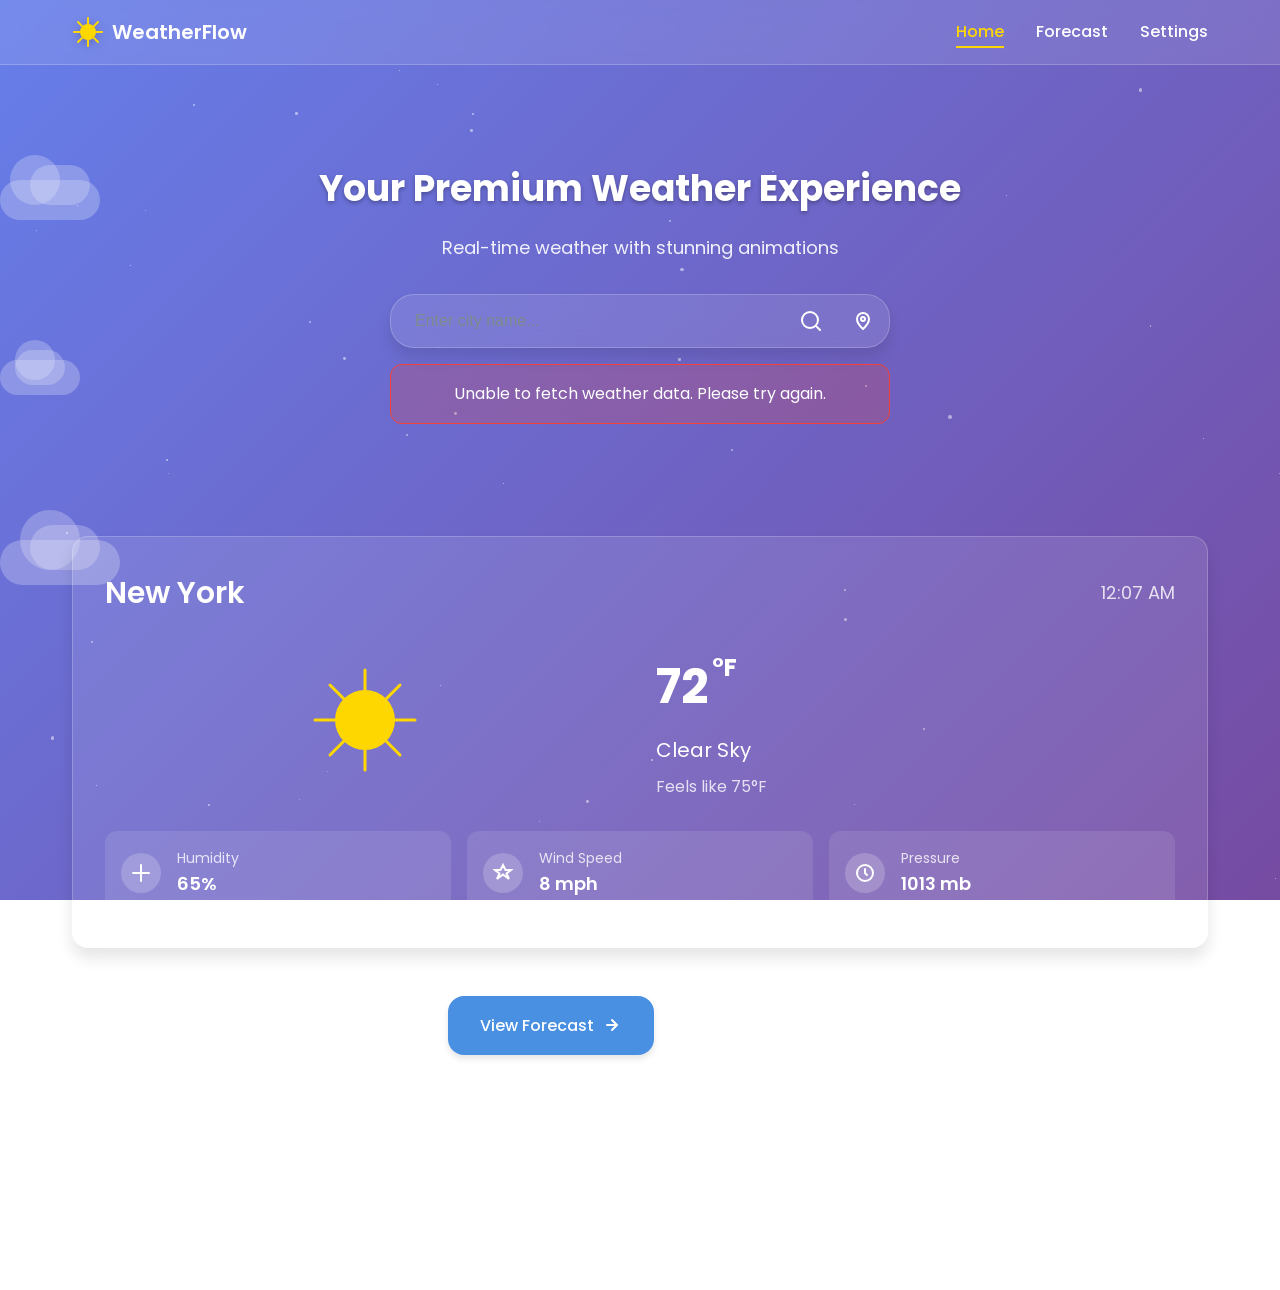
<file: index.html>
<!DOCTYPE html>
<html lang="en">
<head>
    <meta charset="UTF-8">
    <meta name="viewport" content="width=device-width, initial-scale=1.0">
    <title>WeatherFlow - Premium Weather Dashboard</title>
    
    <!-- Google Fonts -->
    <link rel="preconnect" href="https://fonts.googleapis.com">
    <link rel="preconnect" href="https://fonts.gstatic.com" crossorigin>
    <link href="https://fonts.googleapis.com/css2?family=Poppins:wght@300;400;500;600;700&display=swap" rel="stylesheet">
    
    <!-- CSS -->
    <link rel="stylesheet" href="css/style.css">
    
    <!-- External Libraries -->
    <script src="https://cdnjs.cloudflare.com/ajax/libs/gsap/3.12.2/gsap.min.js"></script>
</head>
<body>
    <!-- Animated Background -->
    <div class="weather-bg" id="weatherBg">
        <div class="particles" id="particles"></div>
        <div class="clouds" id="clouds">
            <div class="cloud cloud-1"></div>
            <div class="cloud cloud-2"></div>
            <div class="cloud cloud-3"></div>
        </div>
    </div>

    <!-- Header -->
    <header class="header">
        <nav class="nav">
            <div class="nav-brand">
                <div class="logo">
                    <svg width="32" height="32" viewBox="0 0 32 32" fill="none">
                        <circle cx="16" cy="16" r="8" fill="#FFD700"/>
                        <path d="M16 8V2M16 30V24M8 16H2M30 16H24M10.34 10.34L6 6M26 26L21.66 21.66M10.34 21.66L6 26M26 6L21.66 10.34" stroke="#FFD700" stroke-width="2" stroke-linecap="round"/>
                    </svg>
                    <span class="logo-text">WeatherFlow</span>
                </div>
            </div>
            <ul class="nav-menu">
                <li><a href="index.html" class="nav-link active">Home</a></li>
                <li><a href="forecast.html" class="nav-link">Forecast</a></li>
                <li><a href="settings.html" class="nav-link">Settings</a></li>
            </ul>
        </nav>
    </header>

    <!-- Main Content -->
    <main class="main">
        <!-- Hero Section -->
        <section class="hero">
            <div class="hero-content">
                <h1 class="hero-title">Your Premium Weather Experience</h1>
                <p class="hero-subtitle">Real-time weather with stunning animations</p>
                
                <!-- Search Bar -->
                <div class="search-container">
                    <div class="search-box">
                        <input type="text" id="searchInput" placeholder="Enter city name..." class="search-input">
                        <button id="searchBtn" class="search-btn">
                            <svg width="20" height="20" viewBox="0 0 20 20" fill="none">
                                <path d="M9 17A8 8 0 1 0 9 1a8 8 0 0 0 0 16zM19 19l-4.35-4.35" stroke="currentColor" stroke-width="2" stroke-linecap="round"/>
                            </svg>
                        </button>
                        <button id="locationBtn" class="location-btn">
                            <svg width="20" height="20" viewBox="0 0 20 20" fill="none">
                                <path d="M10 2a6 6 0 0 0-6 6c0 4.5 6 10 6 10s6-5.5 6-10a6 6 0 0 0-6-6z" stroke="currentColor" stroke-width="2" fill="none"/>
                                <circle cx="10" cy="8" r="2" stroke="currentColor" stroke-width="2"/>
                            </svg>
                        </button>
                    </div>
                </div>
            </div>
        </section>

        <!-- Current Weather Section -->
        <section class="current-weather" id="currentWeather">
            <div class="weather-card glass-card">
                <div class="weather-header">
                    <h2 class="city-name" id="cityName">New York</h2>
                    <div class="current-time" id="currentTime">12:00 PM</div>
                </div>
                
                <div class="weather-main">
                    <div class="weather-icon-container">
                        <div class="weather-icon" id="weatherIcon">
                            <svg width="120" height="120" viewBox="0 0 120 120" fill="none">
                                <circle cx="60" cy="60" r="30" fill="#FFD700"/>
                                <path d="M60 30V10M60 110V90M30 60H10M110 60H90M40 40L25 25M95 95L80 80M40 80L25 95M95 25L80 40" stroke="#FFD700" stroke-width="3" stroke-linecap="round"/>
                            </svg>
                        </div>
                    </div>
                    
                    <div class="weather-info">
                        <div class="temperature">
                            <span class="temp-value" id="tempValue">72</span>
                            <span class="temp-unit">°F</span>
                        </div>
                        <div class="weather-description" id="weatherDescription">Clear Sky</div>
                        <div class="feels-like">Feels like <span id="feelsLike">75°F</span></div>
                    </div>
                </div>
                
                <div class="weather-details">
                    <div class="detail-item">
                        <div class="detail-icon">
                            <svg width="20" height="20" viewBox="0 0 20 20" fill="none">
                                <path d="M10 2v16M2 10h16" stroke="currentColor" stroke-width="2" stroke-linecap="round"/>
                            </svg>
                        </div>
                        <div class="detail-info">
                            <div class="detail-label">Humidity</div>
                            <div class="detail-value" id="humidity">65%</div>
                        </div>
                    </div>
                    
                    <div class="detail-item">
                        <div class="detail-icon">
                            <svg width="20" height="20" viewBox="0 0 20 20" fill="none">
                                <path d="M10 2l2.5 5h5.5l-4.5 3.5L16 16l-6-4.5L4 16l2.5-5.5L2 7h5.5z" stroke="currentColor" stroke-width="2" fill="none"/>
                            </svg>
                        </div>
                        <div class="detail-info">
                            <div class="detail-label">Wind Speed</div>
                            <div class="detail-value" id="windSpeed">8 mph</div>
                        </div>
                    </div>
                    
                    <div class="detail-item">
                        <div class="detail-icon">
                            <svg width="20" height="20" viewBox="0 0 20 20" fill="none">
                                <circle cx="10" cy="10" r="8" stroke="currentColor" stroke-width="2"/>
                                <path d="M10 6v4l2 2" stroke="currentColor" stroke-width="2" stroke-linecap="round"/>
                            </svg>
                        </div>
                        <div class="detail-info">
                            <div class="detail-label">Pressure</div>
                            <div class="detail-value" id="pressure">1013 mb</div>
                        </div>
                    </div>
                </div>
            </div>
        </section>

        <!-- Quick Actions -->
        <section class="quick-actions">
            <div class="action-buttons">
                <a href="forecast.html" class="action-btn primary-btn">
                    <span>View Forecast</span>
                    <svg width="20" height="20" viewBox="0 0 20 20" fill="none">
                        <path d="M5 10h10M10 5l5 5-5 5" stroke="currentColor" stroke-width="2" stroke-linecap="round"/>
                    </svg>
                </a>
                <a href="settings.html" class="action-btn secondary-btn">
                    <span>Settings</span>
                    <svg width="20" height="20" viewBox="0 0 20 20" fill="none">
                        <circle cx="10" cy="10" r="3" stroke="currentColor" stroke-width="2"/>
                        <path d="M10 1v3M10 16v3M1 10h3M16 10h3M4.22 4.22l2.12 2.12M13.66 13.66l2.12 2.12M4.22 15.78l2.12-2.12M13.66 6.34l2.12-2.12" stroke="currentColor" stroke-width="2" stroke-linecap="round"/>
                    </svg>
                </a>
            </div>
        </section>
    </main>

    <!-- Footer -->
    <footer class="footer">
        <div class="footer-content">
            <p>&copy; 2024 WeatherFlow. Premium Weather Dashboard.</p>
            <div class="footer-links">
                <a href="#">Privacy</a>
                <a href="#">Terms</a>
                <a href="#">API</a>
            </div>
        </div>
    </footer>

    <!-- JavaScript -->
    <script src="js/script.js"></script>
</body>
</html>
</file>
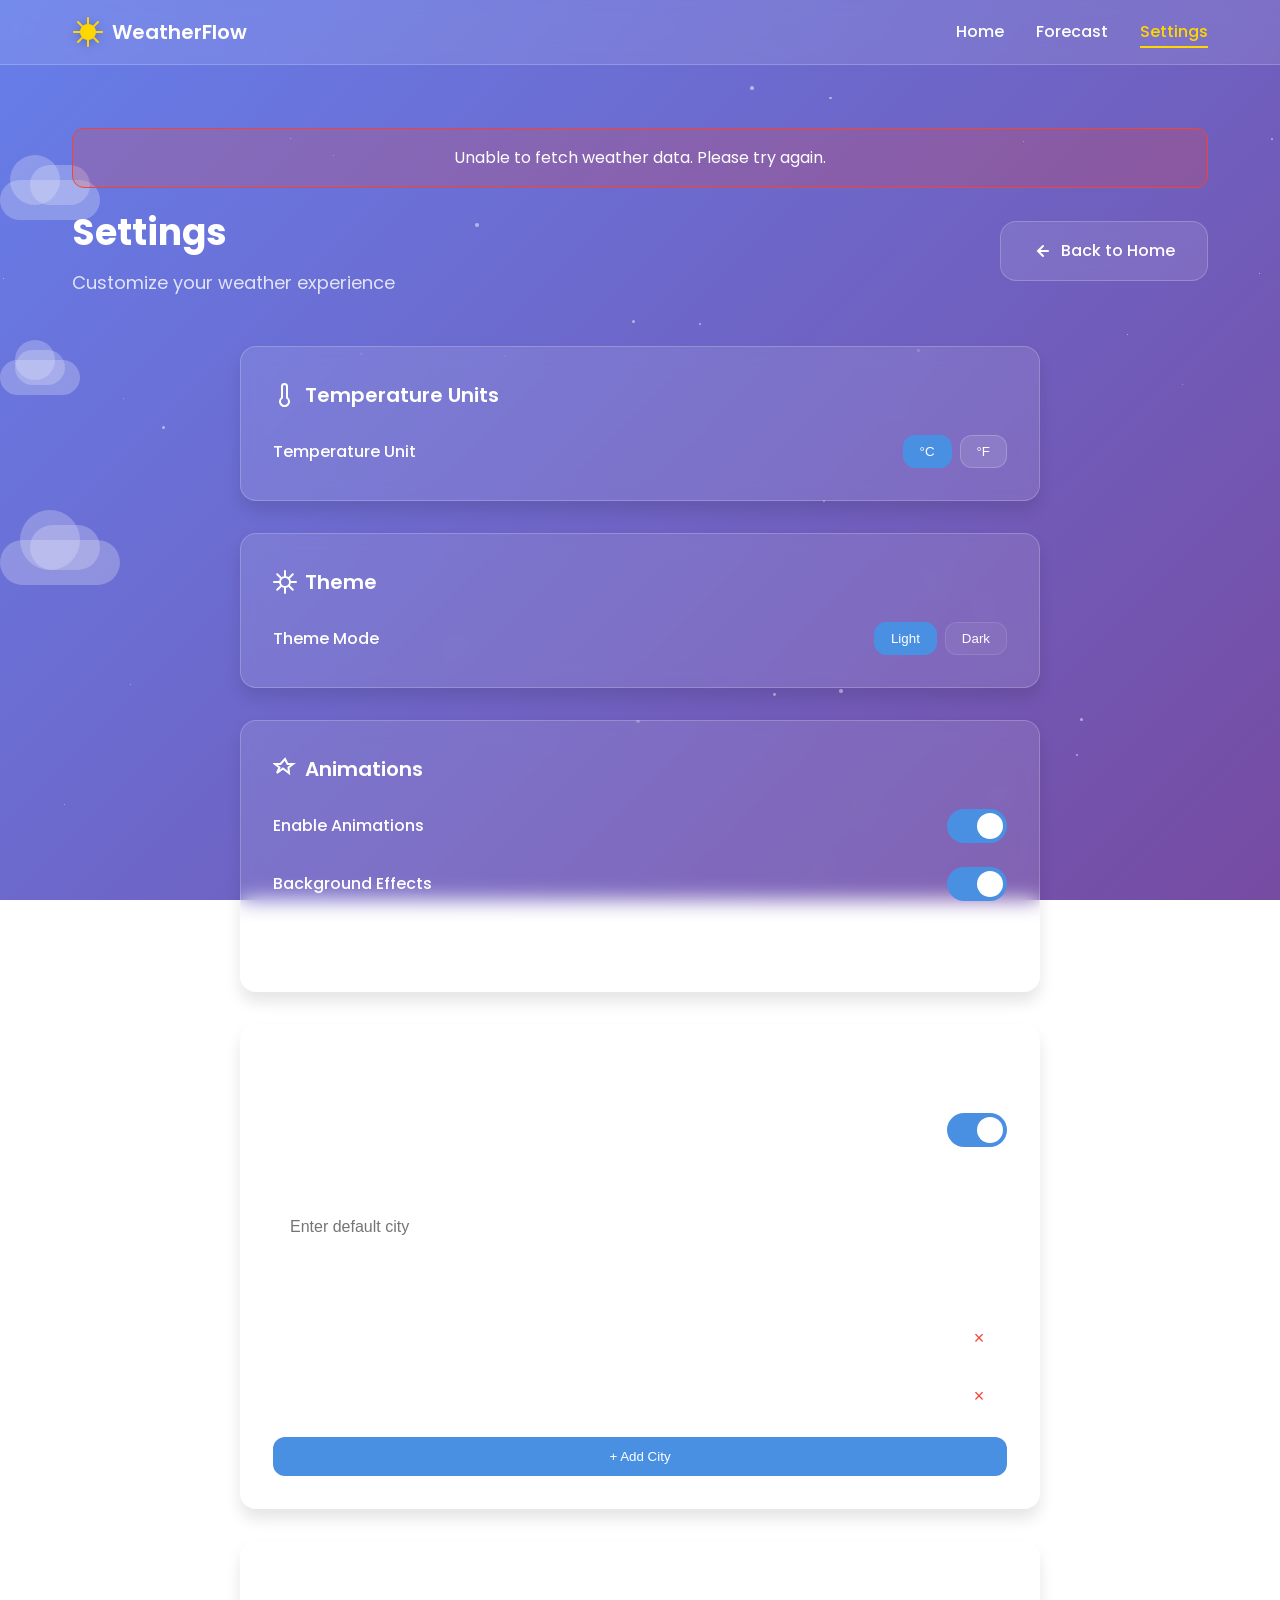
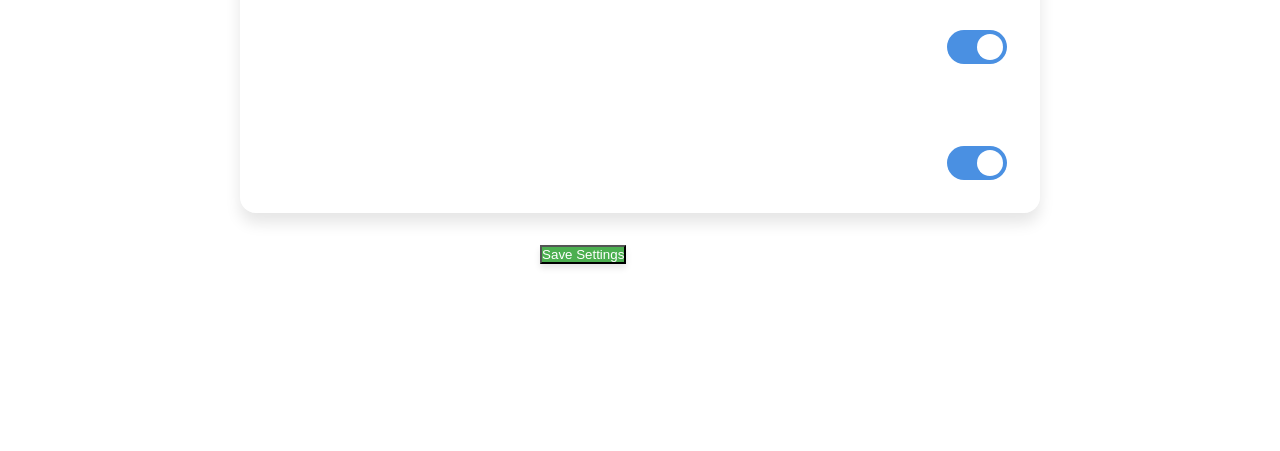
<file: settings.html>
<!DOCTYPE html>
<html lang="en">
<head>
    <meta charset="UTF-8">
    <meta name="viewport" content="width=device-width, initial-scale=1.0">
    <title>Settings - WeatherFlow</title>
    
    <!-- Google Fonts -->
    <link rel="preconnect" href="https://fonts.googleapis.com">
    <link rel="preconnect" href="https://fonts.gstatic.com" crossorigin>
    <link href="https://fonts.googleapis.com/css2?family=Poppins:wght@300;400;500;600;700&display=swap" rel="stylesheet">
    
    <!-- CSS -->
    <link rel="stylesheet" href="css/style.css">
    
    <!-- External Libraries -->
    <script src="https://cdnjs.cloudflare.com/ajax/libs/gsap/3.12.2/gsap.min.js"></script>
</head>
<body>
    <!-- Animated Background -->
    <div class="weather-bg" id="weatherBg">
        <div class="particles" id="particles"></div>
        <div class="clouds" id="clouds">
            <div class="cloud cloud-1"></div>
            <div class="cloud cloud-2"></div>
            <div class="cloud cloud-3"></div>
        </div>
    </div>

    <!-- Header -->
    <header class="header">
        <nav class="nav">
            <div class="nav-brand">
                <div class="logo">
                    <svg width="32" height="32" viewBox="0 0 32 32" fill="none">
                        <circle cx="16" cy="16" r="8" fill="#FFD700"/>
                        <path d="M16 8V2M16 30V24M8 16H2M30 16H24M10.34 10.34L6 6M26 26L21.66 21.66M10.34 21.66L6 26M26 6L21.66 10.34" stroke="#FFD700" stroke-width="2" stroke-linecap="round"/>
                    </svg>
                    <span class="logo-text">WeatherFlow</span>
                </div>
            </div>
            <ul class="nav-menu">
                <li><a href="index.html" class="nav-link">Home</a></li>
                <li><a href="forecast.html" class="nav-link">Forecast</a></li>
                <li><a href="settings.html" class="nav-link active">Settings</a></li>
            </ul>
        </nav>
    </header>

    <!-- Main Content -->
    <main class="main">
        <!-- Page Title -->
        <section class="page-header">
            <div class="page-title">
                <h1>Settings</h1>
                <p>Customize your weather experience</p>
            </div>
            <div class="back-btn">
                <a href="index.html" class="action-btn secondary-btn">
                    <svg width="20" height="20" viewBox="0 0 20 20" fill="none">
                        <path d="M15 10H5M10 5l-5 5 5 5" stroke="currentColor" stroke-width="2" stroke-linecap="round"/>
                    </svg>
                    <span>Back to Home</span>
                </a>
            </div>
        </section>

        <!-- Settings Sections -->
        <section class="settings-section">
            <!-- Temperature Settings -->
            <div class="settings-group glass-card">
                <h2 class="settings-title">
                    <svg width="24" height="24" viewBox="0 0 24 24" fill="none">
                        <path d="M14 14.76V3.5a2.5 2.5 0 0 0-5 0v11.26a4.5 4.5 0 1 0 5 0z" stroke="currentColor" stroke-width="2"/>
                    </svg>
                    Temperature Units
                </h2>
                <div class="settings-content">
                    <div class="toggle-group">
                        <label class="toggle-label">Temperature Unit</label>
                        <div class="toggle-options">
                            <button class="toggle-btn active" id="celsiusBtn" data-unit="celsius">°C</button>
                            <button class="toggle-btn" id="fahrenheitBtn" data-unit="fahrenheit">°F</button>
                        </div>
                    </div>
                </div>
            </div>

            <!-- Theme Settings -->
            <div class="settings-group glass-card">
                <h2 class="settings-title">
                    <svg width="24" height="24" viewBox="0 0 24 24" fill="none">
                        <circle cx="12" cy="12" r="5" stroke="currentColor" stroke-width="2"/>
                        <path d="M12 1v6M12 18v5M4.22 4.22l4.24 4.24M15.54 15.54l4.24 4.24M1 12h6M18 12h5M4.22 19.78l4.24-4.24M15.54 8.46l4.24-4.24" stroke="currentColor" stroke-width="2" stroke-linecap="round"/>
                    </svg>
                    Theme
                </h2>
                <div class="settings-content">
                    <div class="toggle-group">
                        <label class="toggle-label">Theme Mode</label>
                        <div class="toggle-options">
                            <button class="toggle-btn active" id="lightBtn" data-theme="light">Light</button>
                            <button class="toggle-btn" id="darkBtn" data-theme="dark">Dark</button>
                        </div>
                    </div>
                </div>
            </div>

            <!-- Animation Settings -->
            <div class="settings-group glass-card">
                <h2 class="settings-title">
                    <svg width="24" height="24" viewBox="0 0 24 24" fill="none">
                        <path d="M12 2l2.5 5h5.5l-4.5 3.5L16 16l-6-4.5L4 16l2.5-5.5L2 7h5.5z" stroke="currentColor" stroke-width="2" fill="none"/>
                    </svg>
                    Animations
                </h2>
                <div class="settings-content">
                    <div class="switch-group">
                        <label class="switch-label">Enable Animations</label>
                        <label class="switch">
                            <input type="checkbox" id="animationsToggle" checked>
                            <span class="slider"></span>
                        </label>
                    </div>
                    <div class="switch-group">
                        <label class="switch-label">Background Effects</label>
                        <label class="switch">
                            <input type="checkbox" id="backgroundToggle" checked>
                            <span class="slider"></span>
                        </label>
                    </div>
                    <div class="switch-group">
                        <label class="switch-label">Sound Effects</label>
                        <label class="switch">
                            <input type="checkbox" id="soundToggle">
                            <span class="slider"></span>
                        </label>
                    </div>
                </div>
            </div>

            <!-- Location Settings -->
            <div class="settings-group glass-card">
                <h2 class="settings-title">
                    <svg width="24" height="24" viewBox="0 0 24 24" fill="none">
                        <path d="M12 2a8 8 0 0 0-8 8c0 4.5 8 12 8 12s8-7.5 8-12a8 8 0 0 0-8-8z" stroke="currentColor" stroke-width="2" fill="none"/>
                        <circle cx="12" cy="10" r="2.5" stroke="currentColor" stroke-width="2"/>
                    </svg>
                    Location
                </h2>
                <div class="settings-content">
                    <div class="switch-group">
                        <label class="switch-label">Auto-detect Location</label>
                        <label class="switch">
                            <input type="checkbox" id="autoLocationToggle" checked>
                            <span class="slider"></span>
                        </label>
                    </div>
                    <div class="input-group">
                        <label class="input-label">Default City</label>
                        <input type="text" id="defaultCity" class="settings-input" placeholder="Enter default city">
                    </div>
                    <div class="saved-cities">
                        <label class="input-label">Saved Cities</label>
                        <div class="cities-list" id="savedCitiesList">
                            <div class="city-item">
                                <span>New York</span>
                                <button class="remove-city">×</button>
                            </div>
                            <div class="city-item">
                                <span>London</span>
                                <button class="remove-city">×</button>
                            </div>
                        </div>
                        <button class="add-city-btn">+ Add City</button>
                    </div>
                </div>
            </div>

            <!-- Notification Settings -->
            <div class="settings-group glass-card">
                <h2 class="settings-title">
                    <svg width="24" height="24" viewBox="0 0 24 24" fill="none">
                        <path d="M18 8A6 6 0 0 0 6 8c0 7-3 9-3 9h18s-3-2-3-9M13.73 21a2 2 0 0 1-3.46 0" stroke="currentColor" stroke-width="2" stroke-linecap="round"/>
                    </svg>
                    Notifications
                </h2>
                <div class="settings-content">
                    <div class="switch-group">
                        <label class="switch-label">Weather Alerts</label>
                        <label class="switch">
                            <input type="checkbox" id="alertsToggle" checked>
                            <span class="slider"></span>
                        </label>
                    </div>
                    <div class="switch-group">
                        <label class="switch-label">Daily Summary</label>
                        <label class="switch">
                            <input type="checkbox" id="dailyToggle">
                            <span class="slider"></span>
                        </label>
                    </div>
                    <div class="switch-group">
                        <label class="switch-label">Severe Weather Warnings</label>
                        <label class="switch">
                            <input type="checkbox" id="severeToggle" checked>
                            <span class="slider"></span>
                        </label>
                    </div>
                </div>
            </div>

            <!-- Save Button -->
            <div class="settings-actions">
                <button class="save-btn primary-btn" id="saveSettings">Save Settings</button>
                <button class="reset-btn secondary-btn" id="resetSettings">Reset to Default</button>
            </div>
        </section>
    </main>

    <!-- Footer -->
    <footer class="footer">
        <div class="footer-content">
            <p>&copy; 2024 WeatherFlow. Premium Weather Dashboard.</p>
            <div class="footer-links">
                <a href="#">Privacy</a>
                <a href="#">Terms</a>
                <a href="#">API</a>
            </div>
        </div>
    </footer>

    <!-- JavaScript -->
    <script src="js/script.js"></script>
</body>
</html>
</file>
<file: css/style.css>
/* CSS Variables */
:root {
    /* Colors */
    --primary-color: #4A90E2;
    --secondary-color: #FFD700;
    --accent-color: #FF6B6B;
    --success-color: #4CAF50;
    --warning-color: #FF9800;
    --danger-color: #F44336;
    
    /* Text Colors */
    --text-primary: #2C3E50;
    --text-secondary: #7F8C8D;
    --text-light: #FFFFFF;
    
    /* Background Colors */
    --bg-primary: #FFFFFF;
    --bg-secondary: #F8F9FA;
    --bg-glass: rgba(255, 255, 255, 0.1);
    --bg-glass-border: rgba(255, 255, 255, 0.2);
    
    /* Gradients */
    --gradient-sunny: linear-gradient(135deg, #667eea 0%, #764ba2 100%);
    --gradient-cloudy: linear-gradient(135deg, #667eea 0%, #764ba2 100%);
    --gradient-rainy: linear-gradient(135deg, #667eea 0%, #764ba2 100%);
    --gradient-night: linear-gradient(135deg, #0F2027 0%, #203A43 50%, #2C5364 100%);
    
    /* Shadows */
    --shadow-sm: 0 2px 4px rgba(0, 0, 0, 0.1);
    --shadow-md: 0 4px 6px rgba(0, 0, 0, 0.1);
    --shadow-lg: 0 10px 15px rgba(0, 0, 0, 0.1);
    --shadow-xl: 0 20px 25px rgba(0, 0, 0, 0.1);
    
    /* Border Radius */
    --radius-sm: 8px;
    --radius-md: 12px;
    --radius-lg: 16px;
    --radius-xl: 24px;
    
    /* Transitions */
    --transition-fast: 0.2s ease;
    --transition-normal: 0.3s ease;
    --transition-slow: 0.5s ease;
    
    /* Typography */
    --font-family: 'Poppins', sans-serif;
    --font-size-xs: 0.75rem;
    --font-size-sm: 0.875rem;
    --font-size-base: 1rem;
    --font-size-lg: 1.125rem;
    --font-size-xl: 1.25rem;
    --font-size-2xl: 1.5rem;
    --font-size-3xl: 1.875rem;
    --font-size-4xl: 2.25rem;
    --font-size-5xl: 3rem;
}

/* Dark Theme */
[data-theme="dark"] {
    --text-primary: #FFFFFF;
    --text-secondary: #B0BEC5;
    --bg-primary: #1A1A2E;
    --bg-secondary: #16213E;
    --bg-glass: rgba(255, 255, 255, 0.05);
    --bg-glass-border: rgba(255, 255, 255, 0.1);
}

/* Reset & Base Styles */
* {
    margin: 0;
    padding: 0;
    box-sizing: border-box;
}

html {
    scroll-behavior: smooth;
}

body {
    font-family: var(--font-family);
    font-size: var(--font-size-base);
    line-height: 1.6;
    color: var(--text-primary);
    background-color: var(--bg-primary);
    overflow-x: hidden;
    transition: background-color var(--transition-normal);
}

/* Animated Background */
.weather-bg {
    position: fixed;
    top: 0;
    left: 0;
    width: 100%;
    height: 100%;
    background: var(--gradient-sunny);
    z-index: -1;
    transition: background var(--transition-slow);
}

.weather-bg.sunny {
    background: linear-gradient(135deg, #667eea 0%, #764ba2 100%);
}

.weather-bg.cloudy {
    background: linear-gradient(135deg, #8B9DC3 0%, #DFE3EE 100%);
}

.weather-bg.rainy {
    background: linear-gradient(135deg, #3A6186 0%, #89253E 100%);
}

.weather-bg.night {
    background: var(--gradient-night);
}

/* Particles */
.particles {
    position: absolute;
    width: 100%;
    height: 100%;
    overflow: hidden;
}

.particle {
    position: absolute;
    background: rgba(255, 255, 255, 0.5);
    border-radius: 50%;
    animation: float 6s infinite ease-in-out;
}

@keyframes float {
    0%, 100% { transform: translateY(0) translateX(0); }
    25% { transform: translateY(-20px) translateX(10px); }
    50% { transform: translateY(10px) translateX(-10px); }
    75% { transform: translateY(-10px) translateX(20px); }
}

/* Clouds */
.clouds {
    position: absolute;
    width: 100%;
    height: 100%;
    overflow: hidden;
}

.cloud {
    position: absolute;
    background: rgba(255, 255, 255, 0.3);
    border-radius: 100px;
    opacity: 0.8;
}

.cloud::before,
.cloud::after {
    content: '';
    position: absolute;
    background: rgba(255, 255, 255, 0.3);
    border-radius: 100px;
}

.cloud-1 {
    width: 100px;
    height: 40px;
    top: 20%;
    animation: drift 20s infinite;
}

.cloud-1::before {
    width: 50px;
    height: 50px;
    top: -25px;
    left: 10px;
}

.cloud-1::after {
    width: 60px;
    height: 40px;
    top: -15px;
    right: 10px;
}

.cloud-2 {
    width: 80px;
    height: 35px;
    top: 40%;
    animation: drift 25s infinite;
}

.cloud-2::before {
    width: 40px;
    height: 40px;
    top: -20px;
    left: 15px;
}

.cloud-2::after {
    width: 50px;
    height: 35px;
    top: -10px;
    right: 15px;
}

.cloud-3 {
    width: 120px;
    height: 45px;
    top: 60%;
    animation: drift 30s infinite;
}

.cloud-3::before {
    width: 60px;
    height: 60px;
    top: -30px;
    left: 20px;
}

.cloud-3::after {
    width: 70px;
    height: 45px;
    top: -15px;
    right: 20px;
}

@keyframes drift {
    0% { transform: translateX(-200px); }
    100% { transform: translateX(calc(100vw + 200px)); }
}

/* Header */
.header {
    position: fixed;
    top: 0;
    left: 0;
    right: 0;
    z-index: 1000;
    backdrop-filter: blur(10px);
    background: var(--bg-glass);
    border-bottom: 1px solid var(--bg-glass-border);
}

.nav {
    display: flex;
    justify-content: space-between;
    align-items: center;
    padding: 1rem 2rem;
    max-width: 1200px;
    margin: 0 auto;
}

.nav-brand {
    display: flex;
    align-items: center;
}

.logo {
    display: flex;
    align-items: center;
    gap: 0.5rem;
    font-size: var(--font-size-xl);
    font-weight: 600;
    color: var(--text-light);
}

.logo svg {
    filter: drop-shadow(0 2px 4px rgba(0, 0, 0, 0.2));
}

.nav-menu {
    display: flex;
    list-style: none;
    gap: 2rem;
}

.nav-link {
    color: var(--text-light);
    text-decoration: none;
    font-weight: 500;
    transition: color var(--transition-fast);
    position: relative;
}

.nav-link::after {
    content: '';
    position: absolute;
    bottom: -5px;
    left: 0;
    width: 0;
    height: 2px;
    background: var(--secondary-color);
    transition: width var(--transition-fast);
}

.nav-link:hover::after,
.nav-link.active::after {
    width: 100%;
}

.nav-link:hover,
.nav-link.active {
    color: var(--secondary-color);
}

/* Main Content */
.main {
    margin-top: 80px;
    min-height: calc(100vh - 80px);
    padding: 2rem;
    max-width: 1200px;
    margin-left: auto;
    margin-right: auto;
}

/* Glass Card Effect */
.glass-card {
    background: var(--bg-glass);
    backdrop-filter: blur(10px);
    border: 1px solid var(--bg-glass-border);
    border-radius: var(--radius-lg);
    padding: 2rem;
    box-shadow: var(--shadow-lg);
    transition: transform var(--transition-fast), box-shadow var(--transition-fast);
}

.glass-card:hover {
    transform: translateY(-2px);
    box-shadow: var(--shadow-xl);
}

/* Hero Section */
.hero {
    text-align: center;
    padding: 3rem 0;
    animation: fadeInUp 1s ease-out;
}

@keyframes fadeInUp {
    from {
        opacity: 0;
        transform: translateY(30px);
    }
    to {
        opacity: 1;
        transform: translateY(0);
    }
}

.hero-title {
    font-size: var(--font-size-4xl);
    font-weight: 700;
    color: var(--text-light);
    margin-bottom: 1rem;
    text-shadow: 0 2px 4px rgba(0, 0, 0, 0.3);
}

.hero-subtitle {
    font-size: var(--font-size-lg);
    color: var(--text-light);
    opacity: 0.9;
    margin-bottom: 2rem;
}

/* Search Container */
.search-container {
    max-width: 500px;
    margin: 0 auto;
}

.search-box {
    display: flex;
    background: var(--bg-glass);
    backdrop-filter: blur(10px);
    border: 1px solid var(--bg-glass-border);
    border-radius: var(--radius-xl);
    overflow: hidden;
    box-shadow: var(--shadow-lg);
}

.search-input {
    flex: 1;
    padding: 1rem 1.5rem;
    border: none;
    background: transparent;
    color: var(--text-primary);
    font-size: var(--font-size-base);
    outline: none;
}

.search-input::placeholder {
    color: var(--text-secondary);
}

.search-btn,
.location-btn {
    padding: 1rem;
    border: none;
    background: transparent;
    color: var(--text-light);
    cursor: pointer;
    transition: background-color var(--transition-fast);
    display: flex;
    align-items: center;
    justify-content: center;
}

.search-btn:hover,
.location-btn:hover {
    background: rgba(255, 255, 255, 0.1);
}

/* Current Weather Section */
.current-weather {
    margin: 3rem 0;
    animation: fadeInUp 1s ease-out 0.2s both;
}

.weather-header {
    display: flex;
    justify-content: space-between;
    align-items: center;
    margin-bottom: 2rem;
}

.city-name {
    font-size: var(--font-size-3xl);
    font-weight: 600;
    color: var(--text-light);
}

.current-time {
    font-size: var(--font-size-lg);
    color: var(--text-light);
    opacity: 0.8;
}

.weather-main {
    display: grid;
    grid-template-columns: 1fr 1fr;
    gap: 2rem;
    align-items: center;
    margin-bottom: 2rem;
}

.weather-icon-container {
    display: flex;
    justify-content: center;
}

.weather-icon {
    animation: pulse 2s infinite;
}

@keyframes pulse {
    0%, 100% { transform: scale(1); }
    50% { transform: scale(1.05); }
}

.temperature {
    font-size: var(--font-size-5xl);
    font-weight: 700;
    color: var(--text-light);
    display: flex;
    align-items: flex-start;
}

.temp-value {
    animation: countUp 2s ease-out;
}

@keyframes countUp {
    from { opacity: 0; transform: translateY(20px); }
    to { opacity: 1; transform: translateY(0); }
}

.temp-unit {
    font-size: var(--font-size-2xl);
    margin-left: 0.25rem;
}

.weather-description {
    font-size: var(--font-size-xl);
    color: var(--text-light);
    margin: 0.5rem 0;
    text-transform: capitalize;
}

.feels-like {
    font-size: var(--font-size-base);
    color: var(--text-light);
    opacity: 0.8;
}

/* Weather Details */
.weather-details {
    display: grid;
    grid-template-columns: repeat(auto-fit, minmax(150px, 1fr));
    gap: 1rem;
}

.detail-item {
    display: flex;
    align-items: center;
    gap: 1rem;
    padding: 1rem;
    background: rgba(255, 255, 255, 0.1);
    border-radius: var(--radius-md);
    transition: background-color var(--transition-fast);
}

.detail-item:hover {
    background: rgba(255, 255, 255, 0.15);
}

.detail-icon {
    width: 40px;
    height: 40px;
    display: flex;
    align-items: center;
    justify-content: center;
    background: rgba(255, 255, 255, 0.2);
    border-radius: 50%;
    color: var(--text-light);
}

.detail-label {
    font-size: var(--font-size-sm);
    color: var(--text-light);
    opacity: 0.8;
}

.detail-value {
    font-size: var(--font-size-lg);
    font-weight: 600;
    color: var(--text-light);
}

/* Action Buttons */
.quick-actions {
    text-align: center;
    margin: 3rem 0;
}

.action-buttons {
    display: flex;
    gap: 1rem;
    justify-content: center;
    flex-wrap: wrap;
}

.action-btn {
    display: inline-flex;
    align-items: center;
    gap: 0.5rem;
    padding: 1rem 2rem;
    border-radius: var(--radius-lg);
    text-decoration: none;
    font-weight: 500;
    transition: all var(--transition-fast);
    border: none;
    cursor: pointer;
    font-size: var(--font-size-base);
}

.primary-btn {
    background: var(--primary-color);
    color: var(--text-light);
    box-shadow: var(--shadow-md);
}

.primary-btn:hover {
    background: #3A7BC8;
    transform: translateY(-2px);
    box-shadow: var(--shadow-lg);
}

.secondary-btn {
    background: var(--bg-glass);
    color: var(--text-light);
    border: 1px solid var(--bg-glass-border);
    backdrop-filter: blur(10px);
}

.secondary-btn:hover {
    background: rgba(255, 255, 255, 0.2);
    transform: translateY(-2px);
}

/* Page Header */
.page-header {
    display: flex;
    justify-content: space-between;
    align-items: center;
    margin-bottom: 3rem;
    flex-wrap: wrap;
    gap: 1rem;
}

.page-title h1 {
    font-size: var(--font-size-4xl);
    font-weight: 700;
    color: var(--text-light);
    margin-bottom: 0.5rem;
}

.page-title p {
    font-size: var(--font-size-lg);
    color: var(--text-light);
    opacity: 0.8;
}

/* Forecast Section */
.forecast-section {
    margin-bottom: 3rem;
}

.forecast-container {
    display: grid;
    grid-template-columns: repeat(auto-fit, minmax(150px, 1fr));
    gap: 1rem;
}

.forecast-card {
    background: var(--bg-glass);
    backdrop-filter: blur(10px);
    border: 1px solid var(--bg-glass-border);
    border-radius: var(--radius-lg);
    padding: 1.5rem;
    text-align: center;
    transition: transform var(--transition-fast), box-shadow var(--transition-fast);
    cursor: pointer;
}

.forecast-card:hover {
    transform: translateY(-5px);
    box-shadow: var(--shadow-xl);
}

.forecast-day {
    font-weight: 600;
    color: var(--text-light);
    margin-bottom: 1rem;
}

.forecast-icon {
    width: 60px;
    height: 60px;
    margin: 0 auto 1rem;
    animation: float 3s infinite ease-in-out;
}

.forecast-temp {
    display: flex;
    justify-content: center;
    gap: 0.5rem;
    margin-bottom: 0.5rem;
}

.forecast-high {
    font-weight: 600;
    color: var(--text-light);
}

.forecast-low {
    color: var(--text-light);
    opacity: 0.7;
}

.forecast-desc {
    font-size: var(--font-size-sm);
    color: var(--text-light);
    opacity: 0.8;
    text-transform: capitalize;
}

/* Chart Section */
.chart-section {
    margin-bottom: 3rem;
}

.chart-container {
    padding: 2rem;
}

.chart-container h2 {
    font-size: var(--font-size-2xl);
    font-weight: 600;
    color: var(--text-light);
    margin-bottom: 1.5rem;
    text-align: center;
}

.chart-wrapper {
    position: relative;
    height: 300px;
}

/* Summary Section */
.summary-section {
    margin-bottom: 3rem;
}

.summary-cards {
    display: grid;
    grid-template-columns: repeat(auto-fit, minmax(200px, 1fr));
    gap: 1rem;
}

.summary-card {
    display: flex;
    align-items: center;
    gap: 1rem;
    padding: 1.5rem;
}

.summary-icon {
    width: 50px;
    height: 50px;
    display: flex;
    align-items: center;
    justify-content: center;
    background: rgba(255, 255, 255, 0.2);
    border-radius: 50%;
    color: var(--text-light);
    flex-shrink: 0;
}

.summary-label {
    font-size: var(--font-size-sm);
    color: var(--text-light);
    opacity: 0.8;
    margin-bottom: 0.25rem;
}

.summary-value {
    font-size: var(--font-size-xl);
    font-weight: 600;
    color: var(--text-light);
    margin-bottom: 0.25rem;
}

.summary-desc {
    font-size: var(--font-size-xs);
    color: var(--text-light);
    opacity: 0.7;
}

/* Settings Section */
.settings-section {
    max-width: 800px;
    margin: 0 auto;
}

.settings-group {
    margin-bottom: 2rem;
}

.settings-title {
    display: flex;
    align-items: center;
    gap: 0.5rem;
    font-size: var(--font-size-xl);
    font-weight: 600;
    color: var(--text-light);
    margin-bottom: 1.5rem;
}

.settings-content {
    display: flex;
    flex-direction: column;
    gap: 1.5rem;
}

.toggle-group {
    display: flex;
    justify-content: space-between;
    align-items: center;
    flex-wrap: wrap;
    gap: 1rem;
}

.toggle-label {
    font-weight: 500;
    color: var(--text-light);
}

.toggle-options {
    display: flex;
    gap: 0.5rem;
}

.toggle-btn {
    padding: 0.5rem 1rem;
    border: 1px solid var(--bg-glass-border);
    background: var(--bg-glass);
    color: var(--text-light);
    border-radius: var(--radius-md);
    cursor: pointer;
    transition: all var(--transition-fast);
}

.toggle-btn.active {
    background: var(--primary-color);
    border-color: var(--primary-color);
}

.toggle-btn:hover:not(.active) {
    background: rgba(255, 255, 255, 0.1);
}

/* Switch Component */
.switch-group {
    display: flex;
    justify-content: space-between;
    align-items: center;
    flex-wrap: wrap;
    gap: 1rem;
}

.switch-label {
    font-weight: 500;
    color: var(--text-light);
}

.switch {
    position: relative;
    display: inline-block;
    width: 60px;
    height: 34px;
}

.switch input {
    opacity: 0;
    width: 0;
    height: 0;
}

.slider {
    position: absolute;
    cursor: pointer;
    top: 0;
    left: 0;
    right: 0;
    bottom: 0;
    background-color: rgba(255, 255, 255, 0.2);
    transition: var(--transition-fast);
    border-radius: 34px;
}

.slider:before {
    position: absolute;
    content: "";
    height: 26px;
    width: 26px;
    left: 4px;
    bottom: 4px;
    background-color: white;
    transition: var(--transition-fast);
    border-radius: 50%;
}

input:checked + .slider {
    background-color: var(--primary-color);
}

input:checked + .slider:before {
    transform: translateX(26px);
}

/* Input Group */
.input-group {
    display: flex;
    flex-direction: column;
    gap: 0.5rem;
}

.input-label {
    font-weight: 500;
    color: var(--text-light);
}

.settings-input {
    padding: 0.75rem 1rem;
    border: 1px solid var(--bg-glass-border);
    background: var(--bg-glass);
    color: var(--text-primary);
    border-radius: var(--radius-md);
    font-size: var(--font-size-base);
    transition: border-color var(--transition-fast);
}

.settings-input:focus {
    outline: none;
    border-color: var(--primary-color);
}

/* Saved Cities */
.saved-cities {
    display: flex;
    flex-direction: column;
    gap: 1rem;
}

.cities-list {
    display: flex;
    flex-direction: column;
    gap: 0.5rem;
}

.city-item {
    display: flex;
    justify-content: space-between;
    align-items: center;
    padding: 0.75rem 1rem;
    background: rgba(255, 255, 255, 0.1);
    border-radius: var(--radius-md);
    color: var(--text-light);
}

.remove-city {
    background: none;
    border: none;
    color: var(--danger-color);
    font-size: var(--font-size-lg);
    cursor: pointer;
    padding: 0;
    width: 24px;
    height: 24px;
    display: flex;
    align-items: center;
    justify-content: center;
    border-radius: 50%;
    transition: background-color var(--transition-fast);
}

.remove-city:hover {
    background: rgba(244, 67, 54, 0.2);
}

.add-city-btn {
    padding: 0.75rem 1rem;
    background: var(--primary-color);
    color: var(--text-light);
    border: none;
    border-radius: var(--radius-md);
    cursor: pointer;
    font-weight: 500;
    transition: background-color var(--transition-fast);
}

.add-city-btn:hover {
    background: #3A7BC8;
}

/* Settings Actions */
.settings-actions {
    display: flex;
    gap: 1rem;
    justify-content: center;
    margin-top: 2rem;
    flex-wrap: wrap;
}

.save-btn {
    background: var(--success-color);
    color: var(--text-light);
}

.save-btn:hover {
    background: #45A049;
}

.reset-btn {
    background: transparent;
    color: var(--text-light);
    border: 1px solid var(--bg-glass-border);
}

.reset-btn:hover {
    background: rgba(255, 255, 255, 0.1);
}

/* Footer */
.footer {
    background: var(--bg-glass);
    backdrop-filter: blur(10px);
    border-top: 1px solid var(--bg-glass-border);
    padding: 2rem;
    margin-top: 4rem;
}

.footer-content {
    max-width: 1200px;
    margin: 0 auto;
    display: flex;
    justify-content: space-between;
    align-items: center;
    flex-wrap: wrap;
    gap: 1rem;
}

.footer-content p {
    color: var(--text-light);
    opacity: 0.8;
}

.footer-links {
    display: flex;
    gap: 2rem;
}

.footer-links a {
    color: var(--text-light);
    text-decoration: none;
    opacity: 0.8;
    transition: opacity var(--transition-fast);
}

.footer-links a:hover {
    opacity: 1;
}

/* Responsive Design */
@media (max-width: 768px) {
    .nav {
        padding: 1rem;
    }
    
    .nav-menu {
        gap: 1rem;
    }
    
    .main {
        padding: 1rem;
        margin-top: 70px;
    }
    
    .hero-title {
        font-size: var(--font-size-3xl);
    }
    
    .weather-main {
        grid-template-columns: 1fr;
        text-align: center;
    }
    
    .weather-details {
        grid-template-columns: 1fr;
    }
    
    .action-buttons {
        flex-direction: column;
        align-items: center;
    }
    
    .page-header {
        flex-direction: column;
        text-align: center;
    }
    
    .forecast-container {
        grid-template-columns: repeat(auto-fit, minmax(120px, 1fr));
    }
    
    .summary-cards {
        grid-template-columns: 1fr;
    }
    
    .footer-content {
        flex-direction: column;
        text-align: center;
    }
}

@media (max-width: 480px) {
    .nav-menu {
        flex-direction: column;
        gap: 0.5rem;
    }
    
    .forecast-container {
        grid-template-columns: 1fr;
    }
    
    .toggle-group,
    .switch-group {
        flex-direction: column;
        align-items: flex-start;
    }
}

/* Loading Animation */
.loading {
    display: inline-block;
    width: 20px;
    height: 20px;
    border: 3px solid rgba(255, 255, 255, 0.3);
    border-radius: 50%;
    border-top-color: var(--text-light);
    animation: spin 1s ease-in-out infinite;
}

@keyframes spin {
    to { transform: rotate(360deg); }
}

/* Error Message */
.error-message {
    background: rgba(244, 67, 54, 0.2);
    border: 1px solid var(--danger-color);
    color: var(--text-light);
    padding: 1rem;
    border-radius: var(--radius-md);
    margin: 1rem 0;
    text-align: center;
}

/* Success Message */
.success-message {
    background: rgba(76, 175, 80, 0.2);
    border: 1px solid var(--success-color);
    color: var(--text-light);
    padding: 1rem;
    border-radius: var(--radius-md);
    margin: 1rem 0;
    text-align: center;
}

/* Animations Disabled */
[data-animations="false"] * {
    animation: none !important;
    transition: none !important;
}

/* Accessibility */
@media (prefers-reduced-motion: reduce) {
    * {
        animation: none !important;
        transition: none !important;
    }
}

/* Focus States */
button:focus,
input:focus,
a:focus {
    outline: 2px solid var(--primary-color);
    outline-offset: 2px;
}

/* Print Styles */
@media print {
    .header,
    .footer,
    .action-buttons,
    .back-btn {
        display: none;
    }
    
    .weather-bg {
        display: none;
    }
    
    body {
        background: white;
        color: black;
    }
    
    .glass-card {
        background: white;
        border: 1px solid #ddd;
        box-shadow: none;
    }
}
</file>
